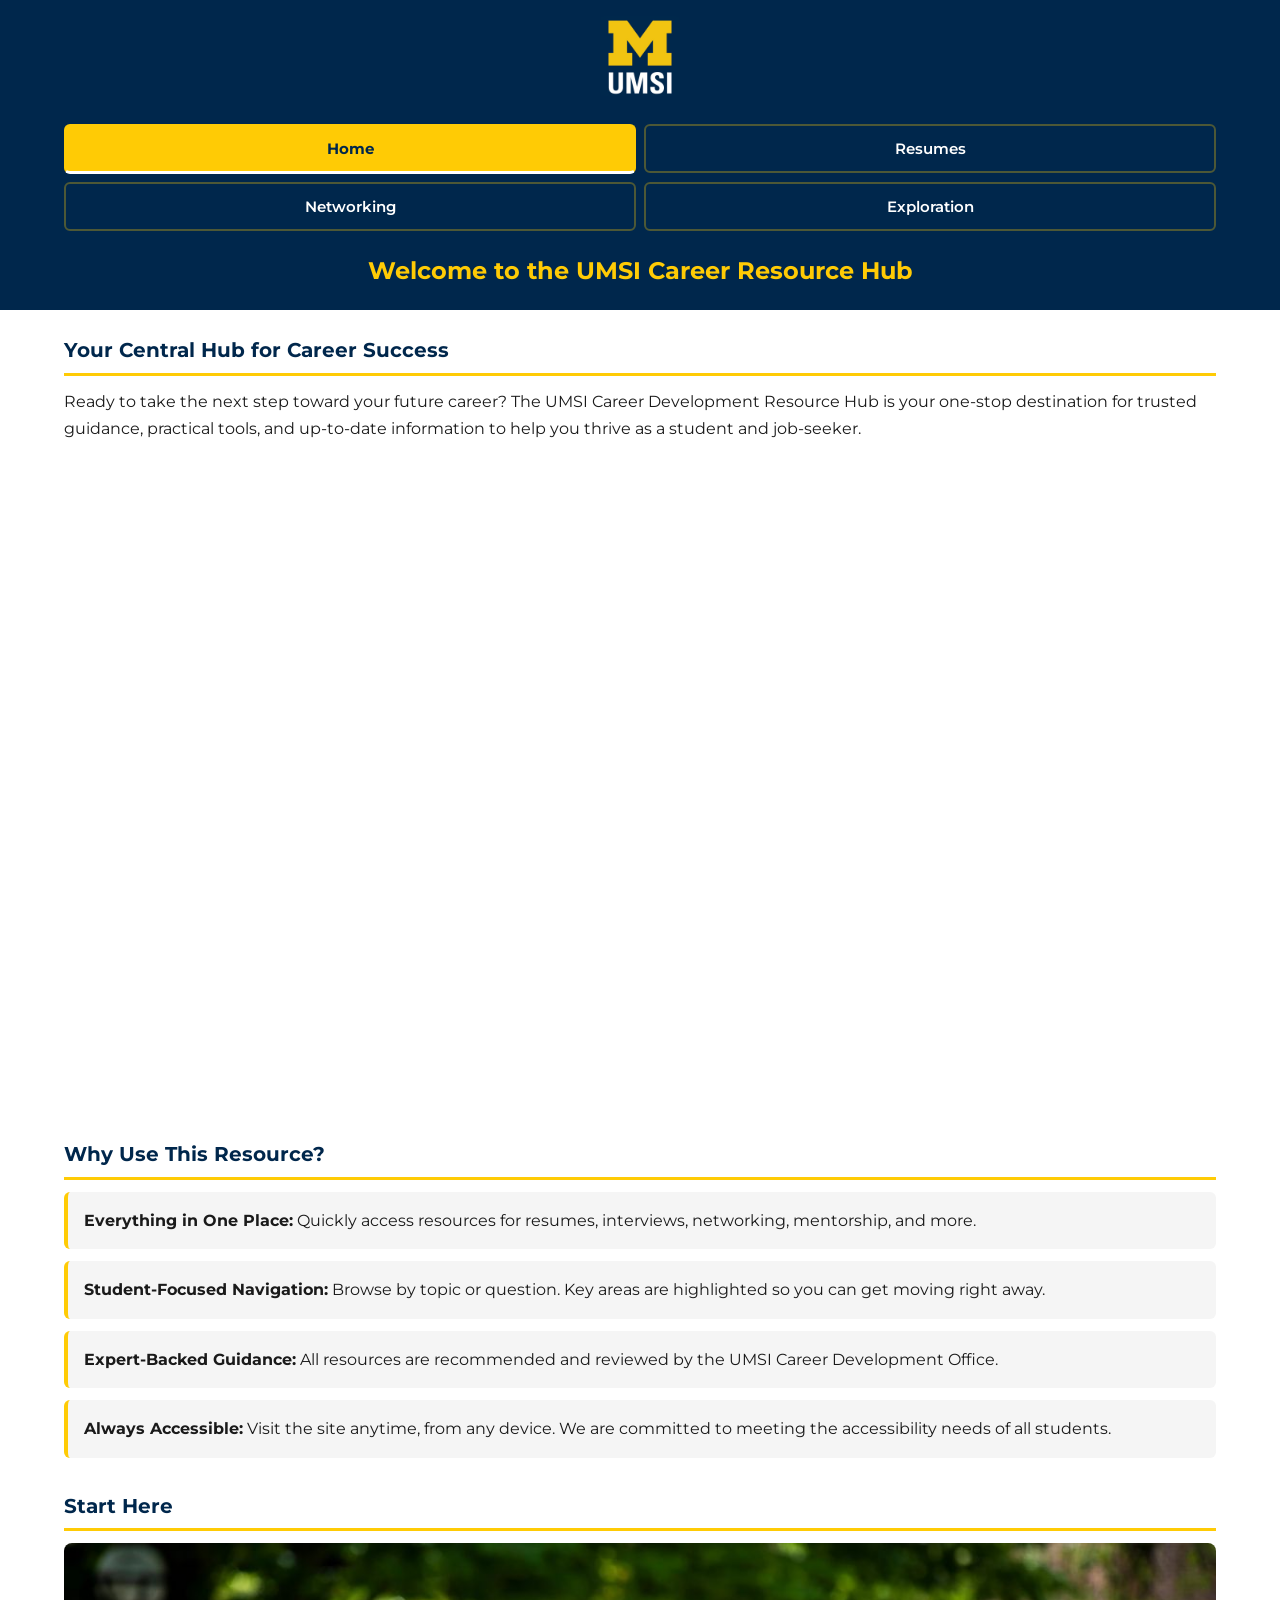
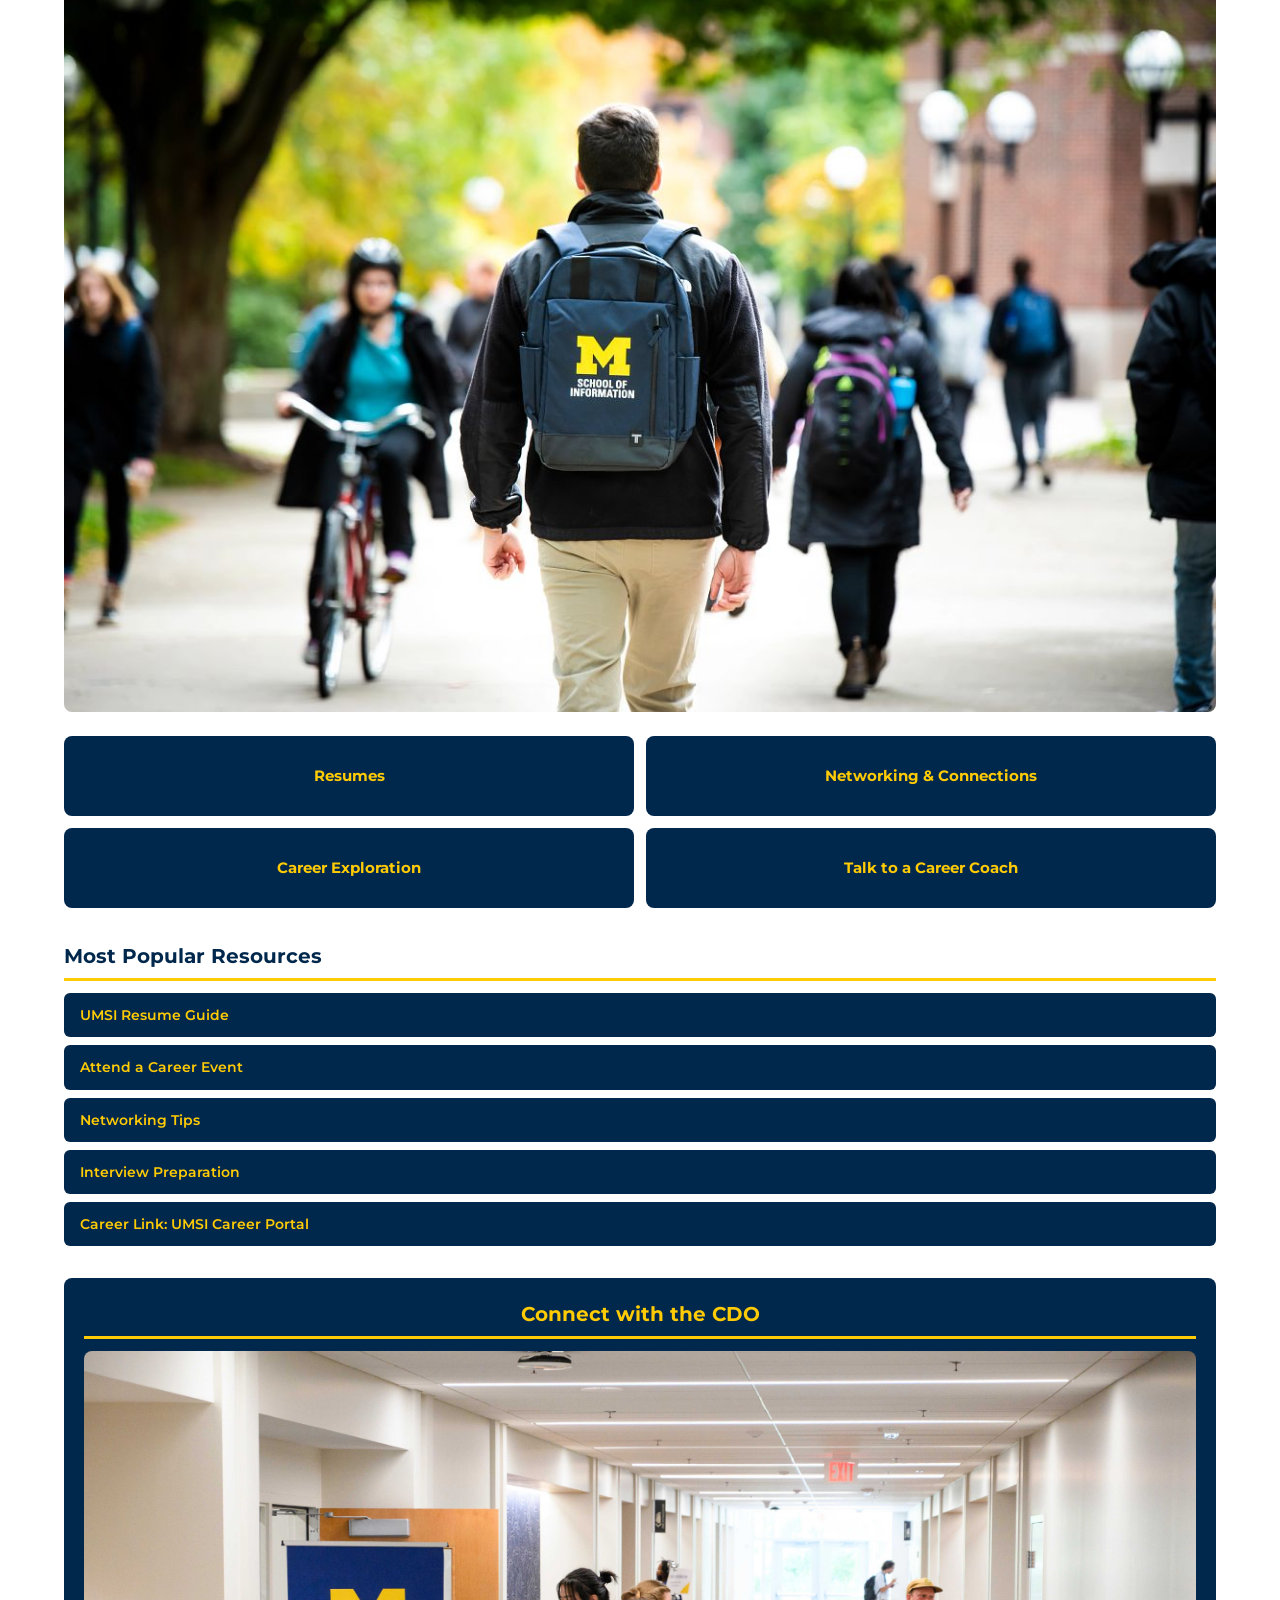
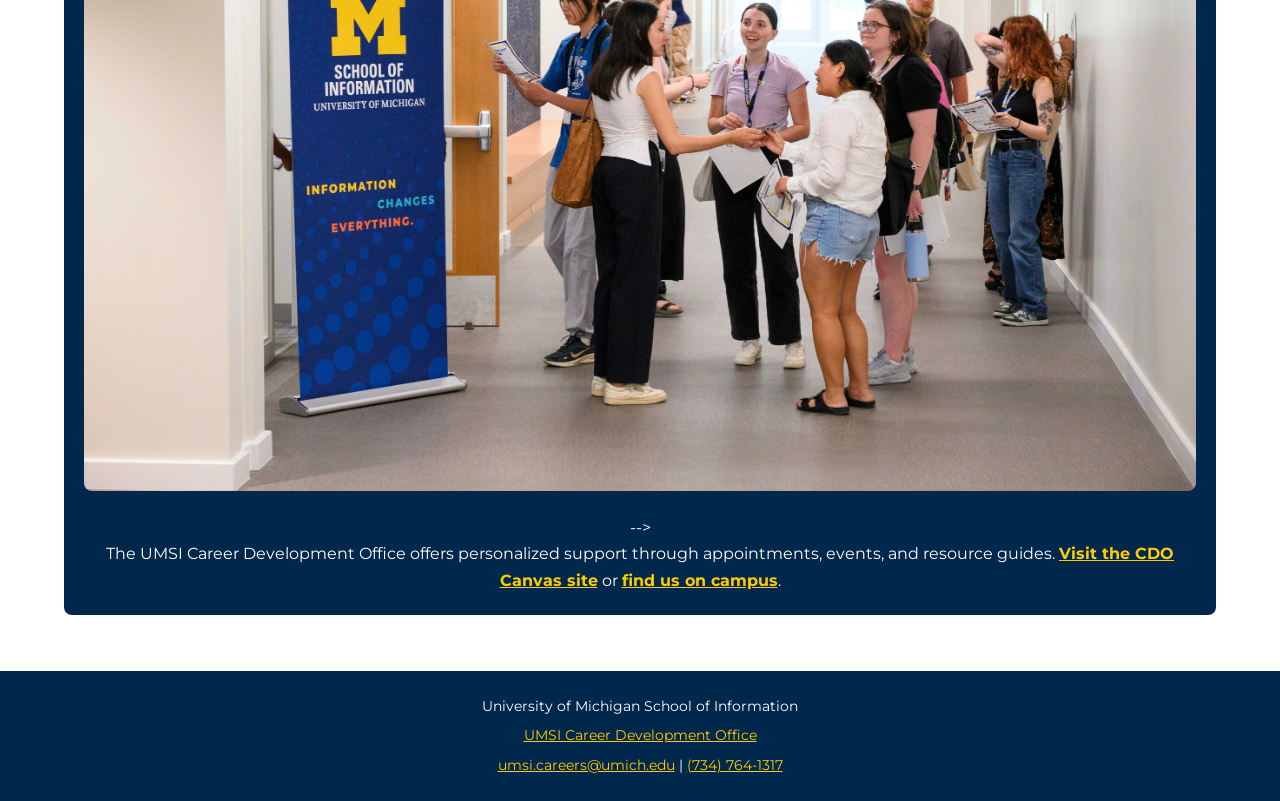
<file: index.html>
<!DOCTYPE html>
<html lang="en">
<head>
    <meta charset="UTF-8">
    <meta name="viewport" content="width=device-width, initial-scale=1.0">
    <title>Home - UMSI Career Development Resource Hub</title>
    <link rel="stylesheet" href="css/html5reset.css">
    <link rel="stylesheet" href="css/style.css">
</head>
<body>
    <a class="skip-link" href="#main">Skip to Main Content</a>

    <header>
        <img src="images/UMSI_signature_vertical_informal_solidblue.jpg" alt="University of Michigan School of Information logo" class="logo">
        <nav>
            <ul>
                <li><a href="index.html" class="active">Home</a></li>
                <li><a href="resume.html">Resumes</a></li>
                <li><a href="networking.html">Networking</a></li>
                <li><a href="exploration.html">Exploration</a></li>
            </ul>
        </nav>
        <h1>Welcome to the UMSI Career Resource Hub</h1>
    </header>

    <main id="main">
        <section>
            <h2>Your Central Hub for Career Success</h2>
            <p>
                Ready to take the next step toward your future career? The UMSI Career Development Resource Hub is your one-stop destination for trusted guidance, practical tools, and up-to-date information to help you thrive as a student and job-seeker.
            </p>
            <div class="video-container">
                <iframe src="https://www.youtube.com/embed/GSjGeDYJ5Nk?si=qhxJPRTIT___x8hG" title="UMSI Career Development Office introduction video" allow="accelerometer; autoplay; clipboard-write; encrypted-media; gyroscope; picture-in-picture; web-share" referrerpolicy="strict-origin-when-cross-origin" allowfullscreen></iframe>
            </div>
        </section>

        <section>
            <h2>Why Use This Resource?</h2>
            <ul class="feature-list">
                <li><strong>Everything in One Place:</strong> Quickly access resources for resumes, interviews, networking, mentorship, and more.</li>
                <li><strong>Student-Focused Navigation:</strong> Browse by topic or question. Key areas are highlighted so you can get moving right away.</li>
                <li><strong>Expert-Backed Guidance:</strong> All resources are recommended and reviewed by the UMSI Career Development Office.</li>
                <li><strong>Always Accessible:</strong> Visit the site anytime, from any device. We are committed to meeting the accessibility needs of all students.</li>
            </ul>
        </section>

        <section>
            <h2>Start Here</h2>
            <img src="images/UMSI_CampusFall_UMSIBackpack_02.jpg" alt="A student wearing a UMSI backpack walks on the Diag during fall" class="hero-img">
            <!-- Grid: 2-column layout for topic cards -->
            <div class="topic-grid">
                <a href="resume.html" class="topic-card">Resumes</a>
                <a href="networking.html" class="topic-card">Networking &amp; Connections</a>
                <a href="exploration.html" class="topic-card">Career Exploration</a>
                <a href="https://umich.instructure.com/courses/137916/pages/talk-to-a-career-coach" class="topic-card">Talk to a Career Coach</a>
            </div>
        </section>

        <section>
            <h2>Most Popular Resources</h2>
            <ul class="popular-list">
                <li><a href="https://docs.google.com/document/d/1_1GfDJyVGIgE82MZjVhuWT_aB_2Hcj1NN62FUCXoR_o/edit?tab=t.0" target="_blank">UMSI Resume Guide</a></li>
                <li><a href="https://umich.instructure.com/courses/137916/pages/attend-an-event" target="_blank">Attend a Career Event</a></li>
                <li><a href="https://docs.google.com/document/d/18HMt79BU8ovGf9z7_P7No5tuwUS6qHNW5u0sgrepLtE/edit?tab=t.0" target="_blank">Networking Tips</a></li>
                <li><a href="https://docs.google.com/presentation/d/15n-XqsFEntdbkZz89K-ohf9Or1NnCt5CQNDG-6fh2a0/edit?usp=sharing" target="_blank">Interview Preparation</a></li>
                <li><a href="https://si-umich.12twenty.com/Login" target="_blank">Career Link: UMSI Career Portal</a></li>
            </ul>
        </section>

        <section>
            <div class="cta-section">
                <h2>Connect with the CDO</h2>
                <img src="images/CDO Office.jpg" alt="Masters level students waiting outside CDO office" class="hero-img"> -->
                <p>
                    The UMSI Career Development Office offers personalized support through appointments, events, and resource guides.
                    <a href="https://umich.instructure.com/courses/137916" target="_blank">Visit the CDO Canvas site</a> or
                    <a href="https://www.si.umich.edu/about-umsi/getting-umsi" target="_blank">find us on campus</a>.
                </p>
            </div>
        </section>

        <!-- Content generated with assistance from UMGPT and modified.
        UMGPT. (2025). UMGPT (GPT-4.1 August 25th version) [Large language model]. -->
    </main>

    <footer>
        <p>University of Michigan School of Information</p>
        <p><a href="https://umich.instructure.com/courses/137916">UMSI Career Development Office</a></p>
        <p><a href="mailto:umsi.careers@umich.edu">umsi.careers@umich.edu</a> | <a href="tel:7347641317">(734) 764-1317</a></p>
    </footer>
</body>
</html>
</file>
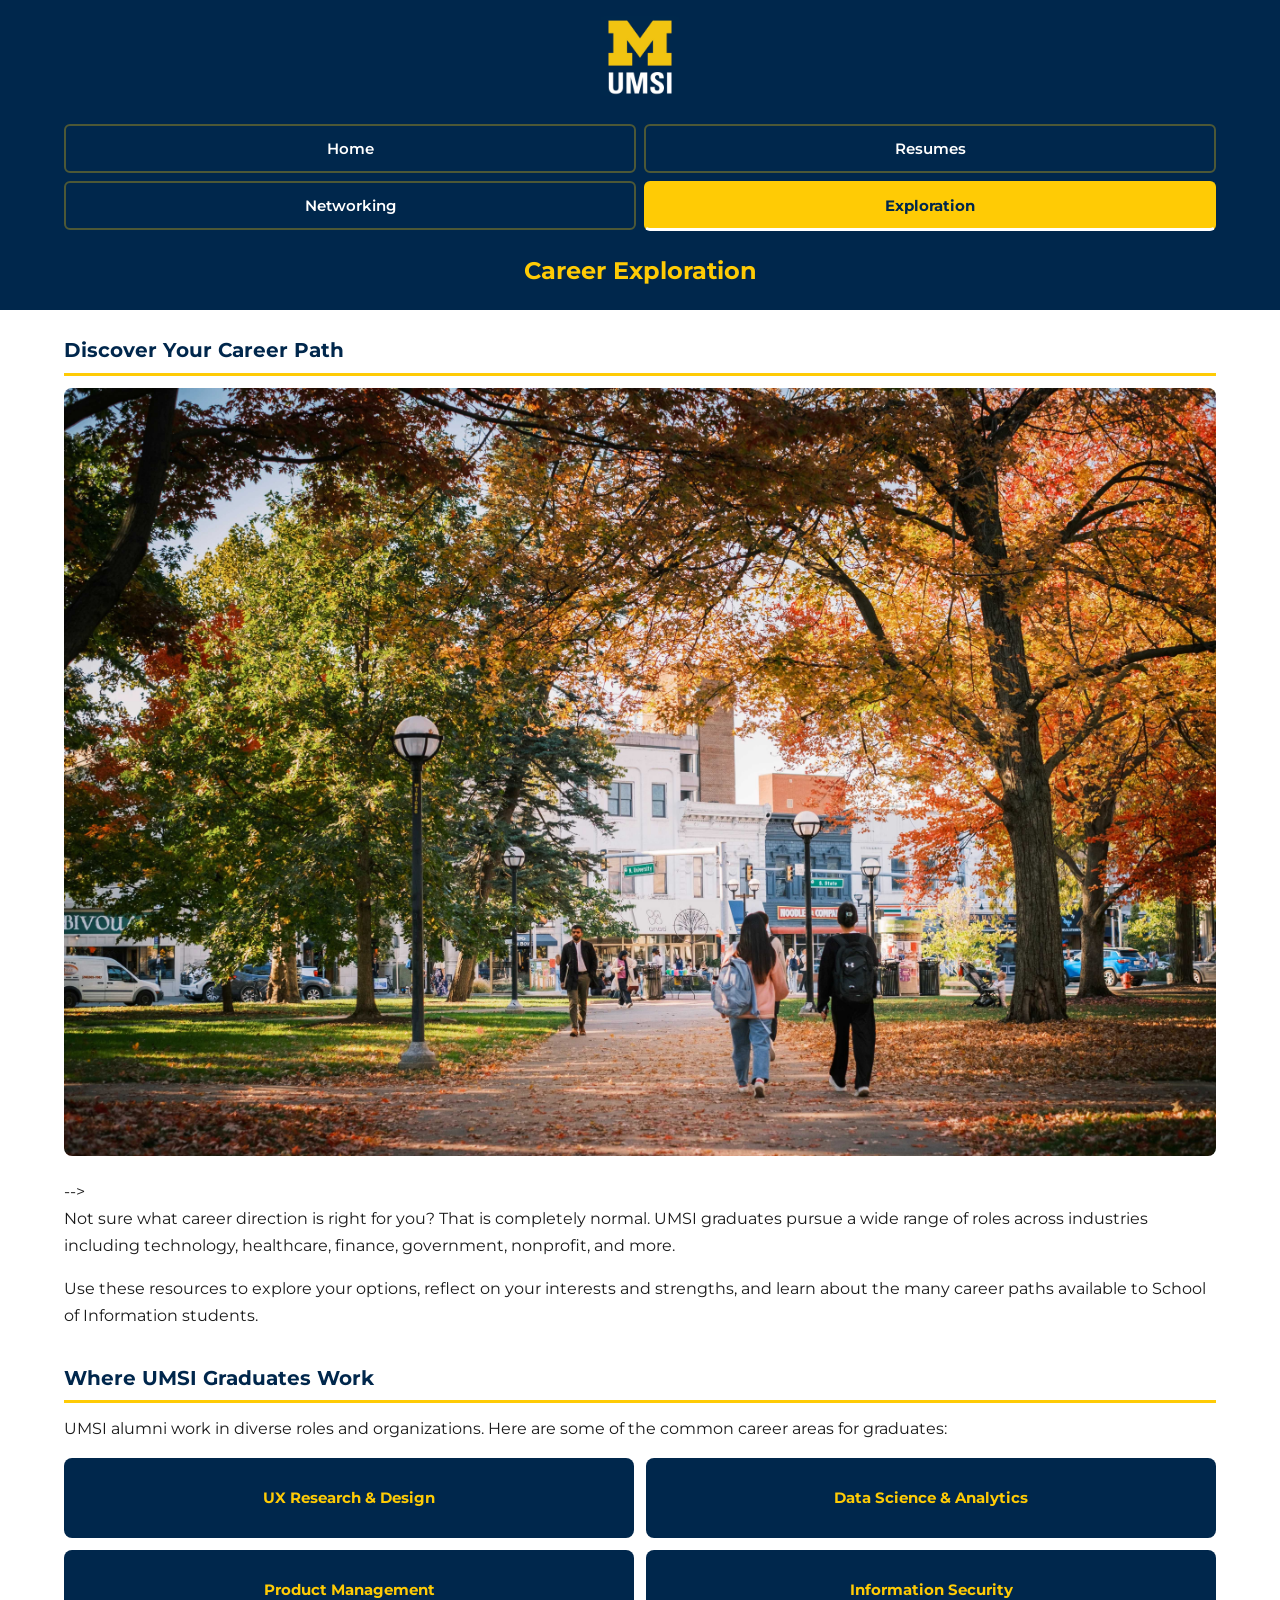
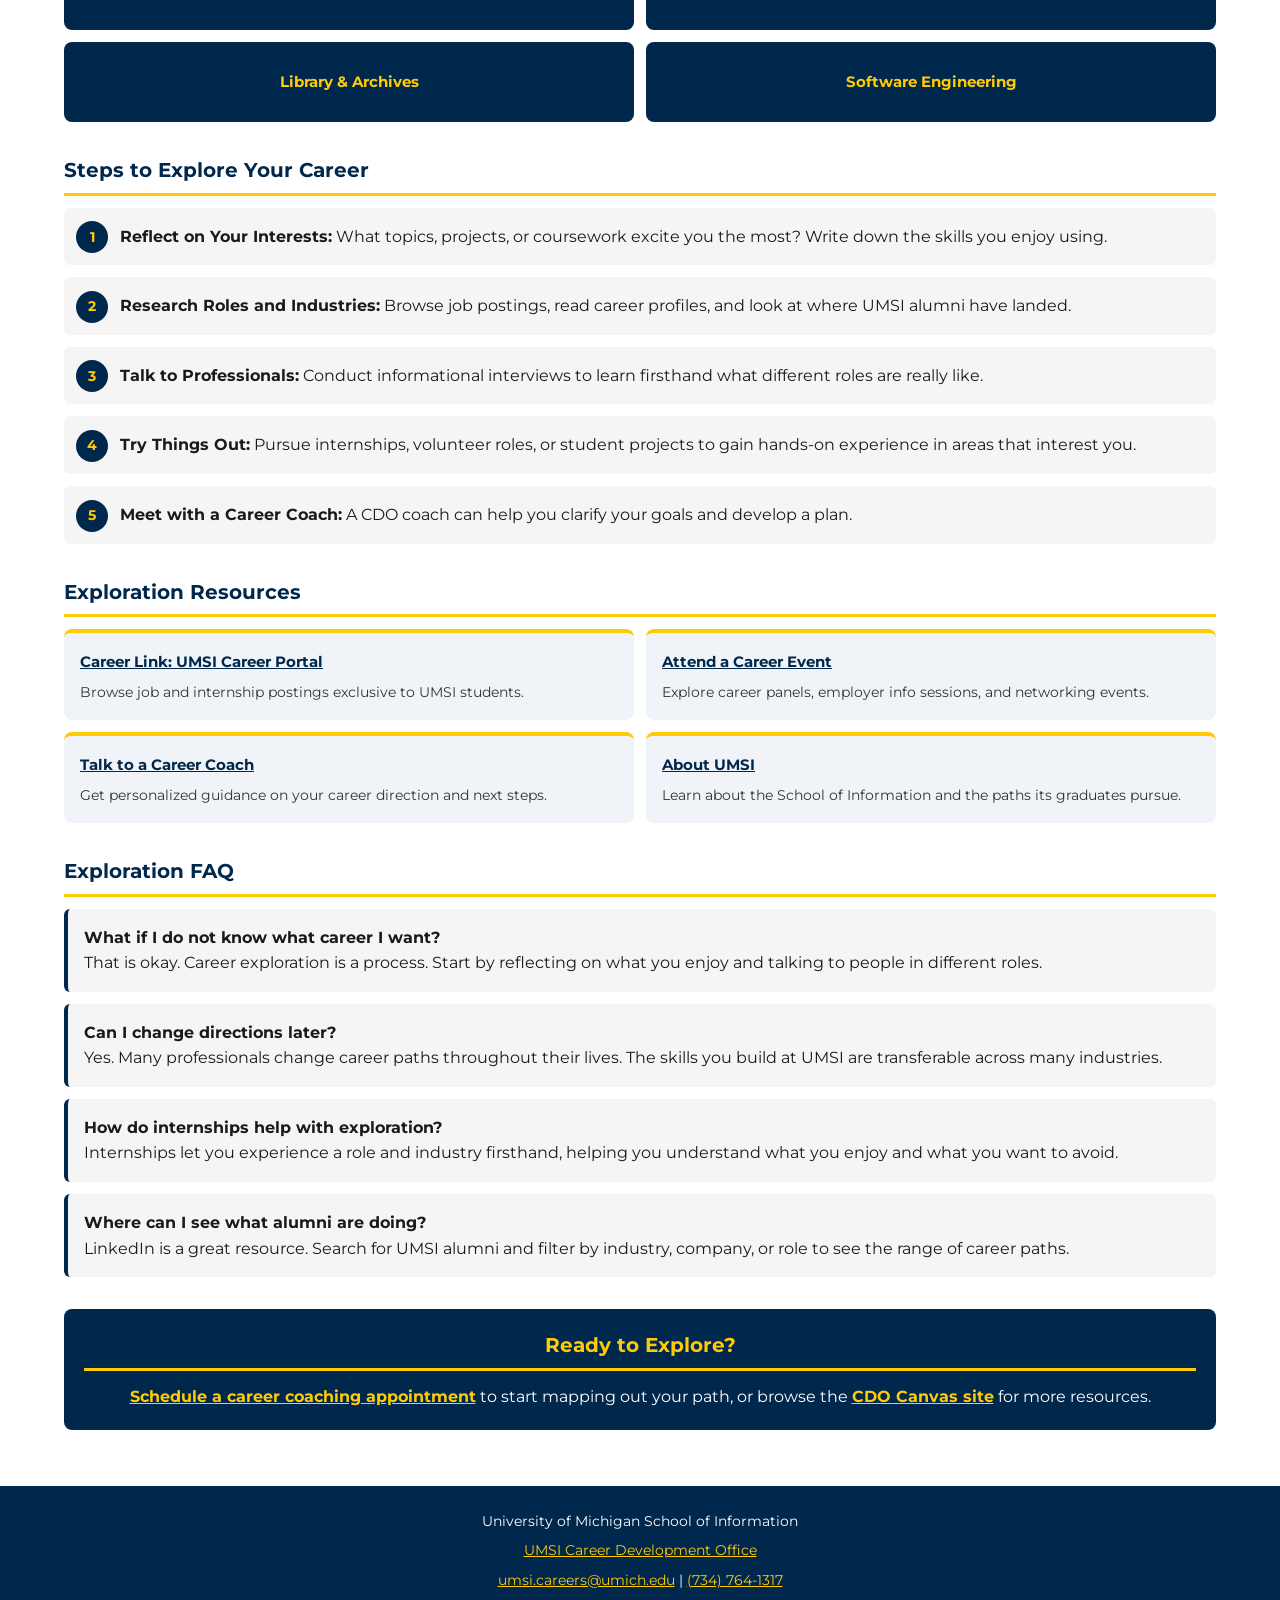
<file: exploration.html>
<!DOCTYPE html>
<html lang="en">
<head>
    <meta charset="UTF-8">
    <meta name="viewport" content="width=device-width, initial-scale=1.0">
    <title>Career Exploration - UMSI Career Development Resource Hub</title>
    <link rel="stylesheet" href="css/html5reset.css">
    <link rel="stylesheet" href="css/style.css">
</head>
<body>
    <a class="skip-link" href="#main">Skip to Main Content</a>

    <header>
        <img src="images/UMSI_signature_vertical_informal_solidblue.jpg" alt="University of Michigan School of Information logo" class="logo">
        <nav>
            <ul>
                <li><a href="index.html">Home</a></li>
                <li><a href="resume.html">Resumes</a></li>
                <li><a href="networking.html">Networking</a></li>
                <li><a href="exploration.html" class="active">Exploration</a></li>
            </ul>
        </nav>
        <h1>Career Exploration</h1>
    </header>

    <main id="main">
        <section>
            <h2>Discover Your Career Path</h2>
            <img src="images/UMSI_FallCampus_102124_12.jpg" alt="Scenes of fall color on the University of Michigan campus." class="hero-img"> -->
            <p>
                Not sure what career direction is right for you? That is completely normal. UMSI graduates pursue a wide range of roles across industries including technology, healthcare, finance, government, nonprofit, and more.
            </p>
            <p>
                Use these resources to explore your options, reflect on your interests and strengths, and learn about the many career paths available to School of Information students.
            </p>
        </section>

        <section>
            <h2>Where UMSI Graduates Work</h2>
            <p>
                UMSI alumni work in diverse roles and organizations. Here are some of the common career areas for graduates:
            </p>
            <!-- Grid: 2-column layout for career area cards -->
            <div class="topic-grid">
                <div class="topic-card">UX Research &amp; Design</div>
                <div class="topic-card">Data Science &amp; Analytics</div>
                <div class="topic-card">Product Management</div>
                <div class="topic-card">Information Security</div>
                <div class="topic-card">Library &amp; Archives</div>
                <div class="topic-card">Software Engineering</div>
            </div>
        </section>

        <section>
            <h2>Steps to Explore Your Career</h2>
            <ol class="steps-list">
                <li><strong>Reflect on Your Interests:</strong> What topics, projects, or coursework excite you the most? Write down the skills you enjoy using.</li>
                <li><strong>Research Roles and Industries:</strong> Browse job postings, read career profiles, and look at where UMSI alumni have landed.</li>
                <li><strong>Talk to Professionals:</strong> Conduct informational interviews to learn firsthand what different roles are really like.</li>
                <li><strong>Try Things Out:</strong> Pursue internships, volunteer roles, or student projects to gain hands-on experience in areas that interest you.</li>
                <li><strong>Meet with a Career Coach:</strong> A CDO coach can help you clarify your goals and develop a plan.</li>
            </ol>
        </section>

        <section>
            <h2>Exploration Resources</h2>
            <!-- Grid: 2-column layout for resource cards -->
            <div class="resource-grid">
                <div class="resource-card">
                    <a href="https://si-umich.12twenty.com/Login" target="_blank">Career Link: UMSI Career Portal</a>
                    <p>Browse job and internship postings exclusive to UMSI students.</p>
                </div>
                <div class="resource-card">
                    <a href="https://umich.instructure.com/courses/137916/pages/attend-an-event" target="_blank">Attend a Career Event</a>
                    <p>Explore career panels, employer info sessions, and networking events.</p>
                </div>
                <div class="resource-card">
                    <a href="https://umich.instructure.com/courses/137916/pages/talk-to-a-career-coach" target="_blank">Talk to a Career Coach</a>
                    <p>Get personalized guidance on your career direction and next steps.</p>
                </div>
                <div class="resource-card">
                    <a href="https://www.si.umich.edu/about-umsi" target="_blank">About UMSI</a>
                    <p>Learn about the School of Information and the paths its graduates pursue.</p>
                </div>
            </div>
        </section>

        <section>
            <h2>Exploration FAQ</h2>
            <ul class="faq-list">
                <li>
                    <strong>What if I do not know what career I want?</strong><br>
                    That is okay. Career exploration is a process. Start by reflecting on what you enjoy and talking to people in different roles.
                </li>
                <li>
                    <strong>Can I change directions later?</strong><br>
                    Yes. Many professionals change career paths throughout their lives. The skills you build at UMSI are transferable across many industries.
                </li>
                <li>
                    <strong>How do internships help with exploration?</strong><br>
                    Internships let you experience a role and industry firsthand, helping you understand what you enjoy and what you want to avoid.
                </li>
                <li>
                    <strong>Where can I see what alumni are doing?</strong><br>
                    LinkedIn is a great resource. Search for UMSI alumni and filter by industry, company, or role to see the range of career paths.
                </li>
            </ul>
        </section>

        <section>
            <div class="cta-section">
                <h2>Ready to Explore?</h2>
                <p>
                    <a href="https://umich.instructure.com/courses/137916/pages/talk-to-a-career-coach" target="_blank">Schedule a career coaching appointment</a> to start mapping out your path, or browse the <a href="https://umich.instructure.com/courses/137916" target="_blank">CDO Canvas site</a> for more resources.
                </p>
            </div>
        </section>

        <!-- Content generated with assistance from Claude (Anthropic) and modified.
        Claude. (2026). Claude (Claude Opus 4.6) [Large language model]. Anthropic. -->
    </main>

    <footer>
        <p>University of Michigan School of Information</p>
        <p><a href="https://umich.instructure.com/courses/137916">UMSI Career Development Office</a></p>
        <p><a href="mailto:umsi.careers@umich.edu">umsi.careers@umich.edu</a> | <a href="tel:7347641317">(734) 764-1317</a></p>
    </footer>
</body>
</html>
</file>
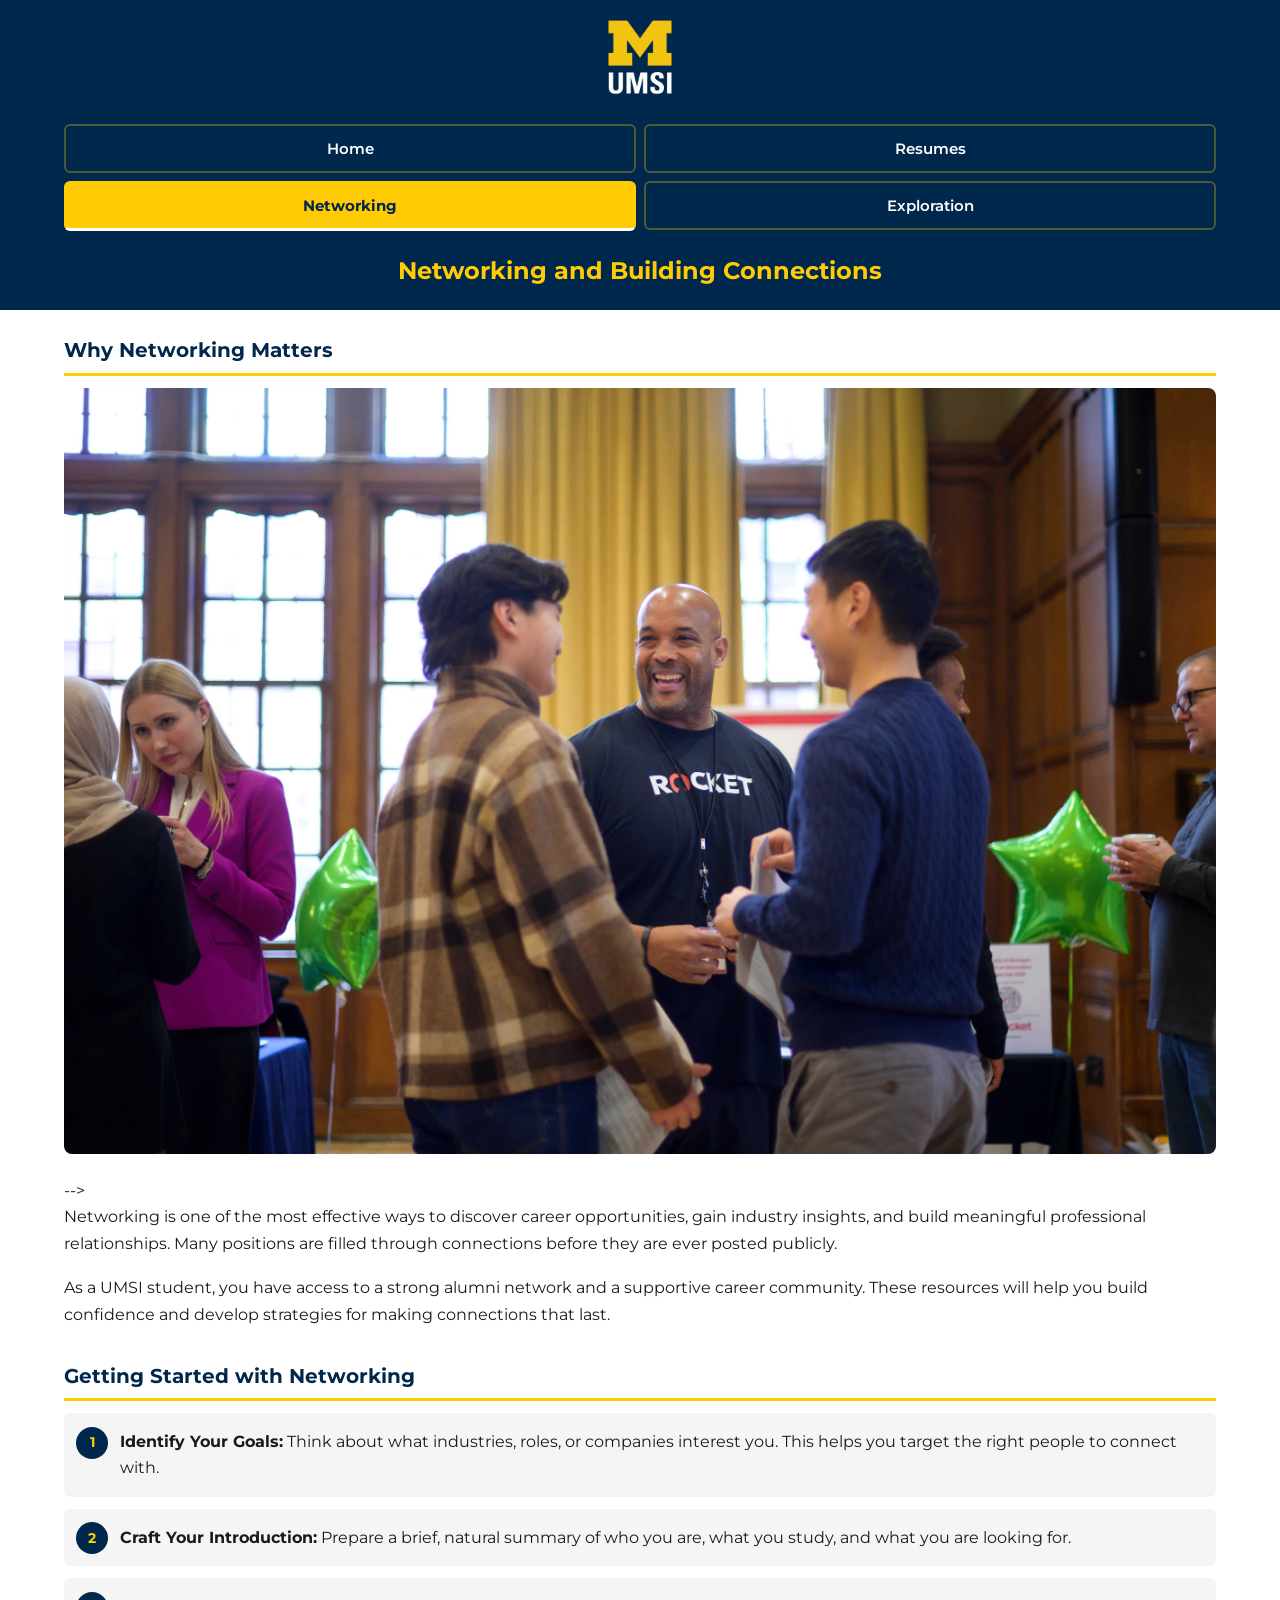
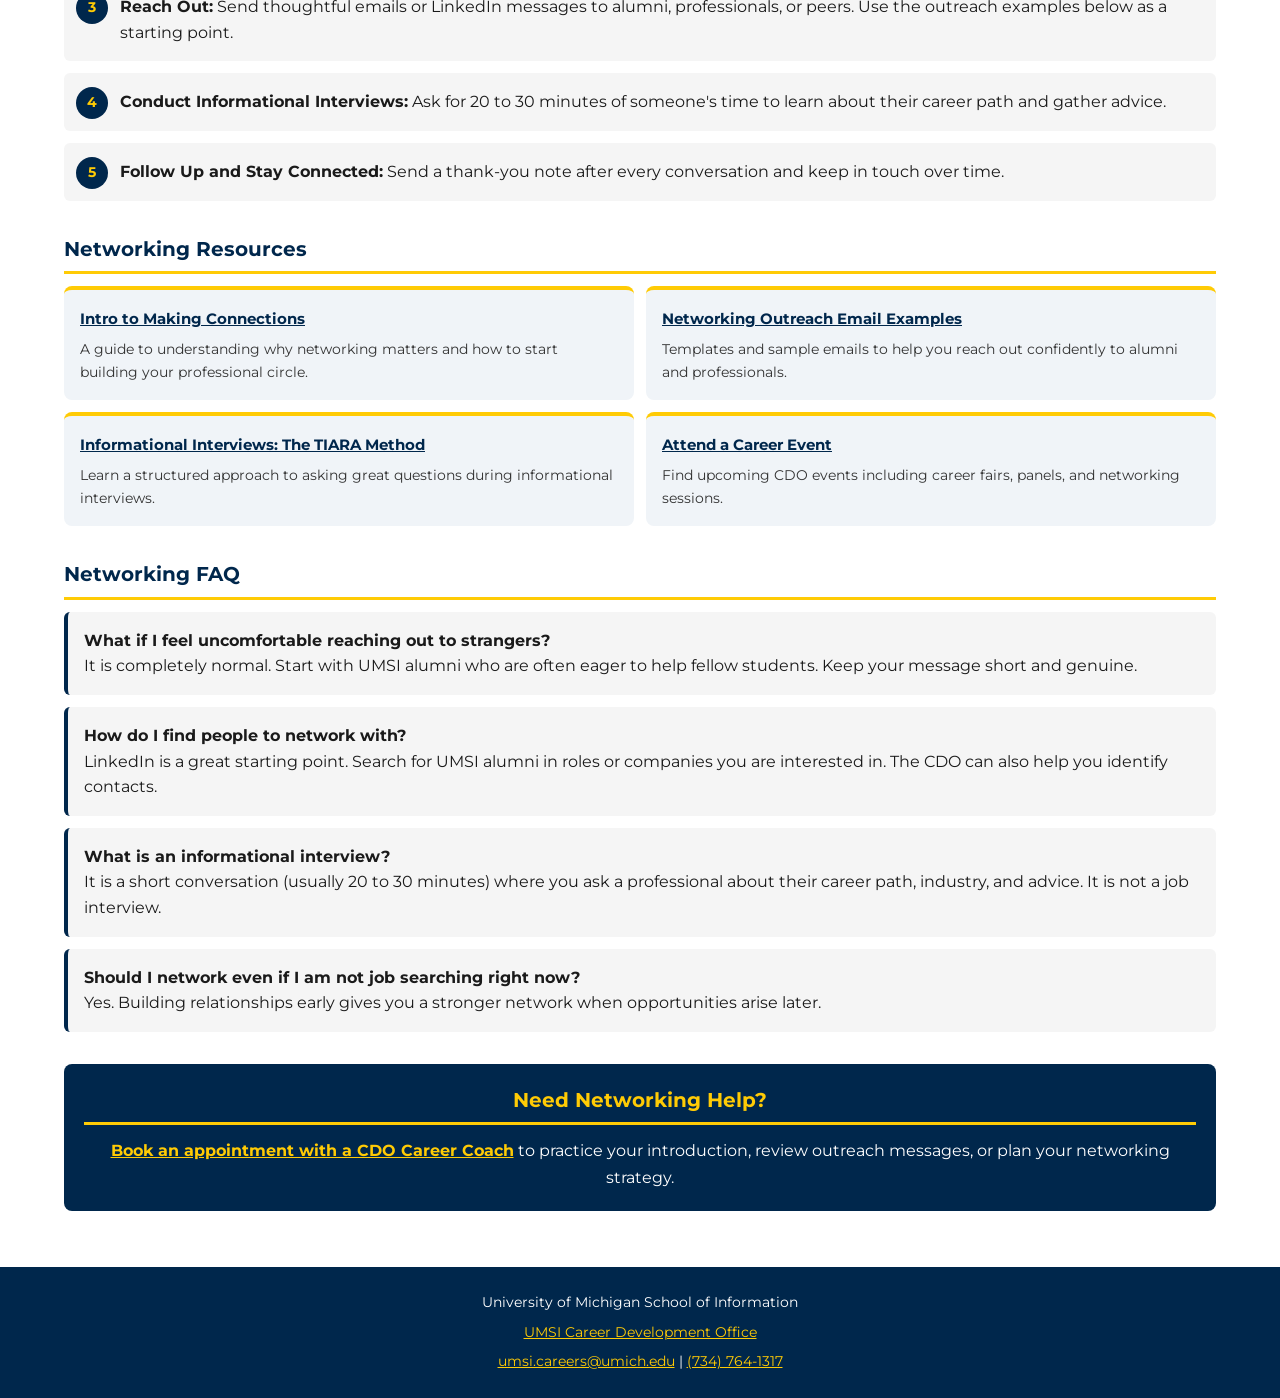
<file: networking.html>
<!DOCTYPE html>
<html lang="en">
<head>
    <meta charset="UTF-8">
    <meta name="viewport" content="width=device-width, initial-scale=1.0">
    <title>Networking - UMSI Career Development Resource Hub</title>
    <link rel="stylesheet" href="css/html5reset.css">
    <link rel="stylesheet" href="css/style.css">
</head>
<body>
    <a class="skip-link" href="#main">Skip to Main Content</a>

    <header>
        <img src="images/UMSI_signature_vertical_informal_solidblue.jpg" alt="University of Michigan School of Information logo" class="logo">
        <nav>
            <ul>
                <li><a href="index.html">Home</a></li>
                <li><a href="resume.html">Resumes</a></li>
                <li><a href="networking.html" class="active">Networking</a></li>
                <li><a href="exploration.html">Exploration</a></li>
            </ul>
        </nav>
        <h1>Networking and Building Connections</h1>
    </header>

    <main id="main">
        <section>
            <h2>Why Networking Matters</h2>
            <img src="images/CareerFair.jpg" alt="Students and employers gather in a large event hall with informational banners promoting various companies" class="hero-img"> -->
            <p>
                Networking is one of the most effective ways to discover career opportunities, gain industry insights, and build meaningful professional relationships. Many positions are filled through connections before they are ever posted publicly.
            </p>
            <p>
                As a UMSI student, you have access to a strong alumni network and a supportive career community. These resources will help you build confidence and develop strategies for making connections that last.
            </p>
        </section>

        <section>
            <h2>Getting Started with Networking</h2>
            <ol class="steps-list">
                <li><strong>Identify Your Goals:</strong> Think about what industries, roles, or companies interest you. This helps you target the right people to connect with.</li>
                <li><strong>Craft Your Introduction:</strong> Prepare a brief, natural summary of who you are, what you study, and what you are looking for.</li>
                <li><strong>Reach Out:</strong> Send thoughtful emails or LinkedIn messages to alumni, professionals, or peers. Use the outreach examples below as a starting point.</li>
                <li><strong>Conduct Informational Interviews:</strong> Ask for 20 to 30 minutes of someone's time to learn about their career path and gather advice.</li>
                <li><strong>Follow Up and Stay Connected:</strong> Send a thank-you note after every conversation and keep in touch over time.</li>
            </ol>
        </section>

        <section>
            <h2>Networking Resources</h2>
            <!-- Grid: 2-column layout for resource cards -->
            <div class="resource-grid">
                <div class="resource-card">
                    <a href="https://docs.google.com/document/d/18HMt79BU8ovGf9z7_P7No5tuwUS6qHNW5u0sgrepLtE/edit?tab=t.0" target="_blank">Intro to Making Connections</a>
                    <p>A guide to understanding why networking matters and how to start building your professional circle.</p>
                </div>
                <div class="resource-card">
                    <a href="https://docs.google.com/document/d/1JDYeCBmFjJe7oAldMcfPn0ECpcvwYHLBHVl5kN6VqfY/edit?tab=t.0" target="_blank">Networking Outreach Email Examples</a>
                    <p>Templates and sample emails to help you reach out confidently to alumni and professionals.</p>
                </div>
                <div class="resource-card">
                    <a href="https://docs.google.com/document/d/14t3WDjkGFSNMXnERJqZ4fNzPNq-GGd3sMFx4wGJ8xMI/edit?tab=t.0" target="_blank">Informational Interviews: The TIARA Method</a>
                    <p>Learn a structured approach to asking great questions during informational interviews.</p>
                </div>
                <div class="resource-card">
                    <a href="https://umich.instructure.com/courses/137916/pages/attend-an-event" target="_blank">Attend a Career Event</a>
                    <p>Find upcoming CDO events including career fairs, panels, and networking sessions.</p>
                </div>
            </div>
        </section>

        <section>
            <h2>Networking FAQ</h2>
            <ul class="faq-list">
                <li>
                    <strong>What if I feel uncomfortable reaching out to strangers?</strong><br>
                    It is completely normal. Start with UMSI alumni who are often eager to help fellow students. Keep your message short and genuine.
                </li>
                <li>
                    <strong>How do I find people to network with?</strong><br>
                    LinkedIn is a great starting point. Search for UMSI alumni in roles or companies you are interested in. The CDO can also help you identify contacts.
                </li>
                <li>
                    <strong>What is an informational interview?</strong><br>
                    It is a short conversation (usually 20 to 30 minutes) where you ask a professional about their career path, industry, and advice. It is not a job interview.
                </li>
                <li>
                    <strong>Should I network even if I am not job searching right now?</strong><br>
                    Yes. Building relationships early gives you a stronger network when opportunities arise later.
                </li>
            </ul>
        </section>

        <section>
            <div class="cta-section">
                <h2>Need Networking Help?</h2>
                <!-- ★ INSERT IMAGE HERE (optional): 一张 CDO office / career coach 会议的图片 ★ -->
                <!-- <img src="images/networking-cta.jpg" alt="描述图片内容" class="hero-img"> -->
                <p>
                    <a href="https://umich.instructure.com/courses/137916/pages/talk-to-a-career-coach" target="_blank">Book an appointment with a CDO Career Coach</a> to practice your introduction, review outreach messages, or plan your networking strategy.
                </p>
            </div>
        </section>

        <!-- Content generated with assistance from Claude (Anthropic) and modified.
        Claude. (2026). Claude (Claude Opus 4.6) [Large language model]. Anthropic. -->
    </main>

    <footer>
        <p>University of Michigan School of Information</p>
        <p><a href="https://umich.instructure.com/courses/137916">UMSI Career Development Office</a></p>
        <p><a href="mailto:umsi.careers@umich.edu">umsi.careers@umich.edu</a> | <a href="tel:7347641317">(734) 764-1317</a></p>
    </footer>
</body>
</html>
</file>
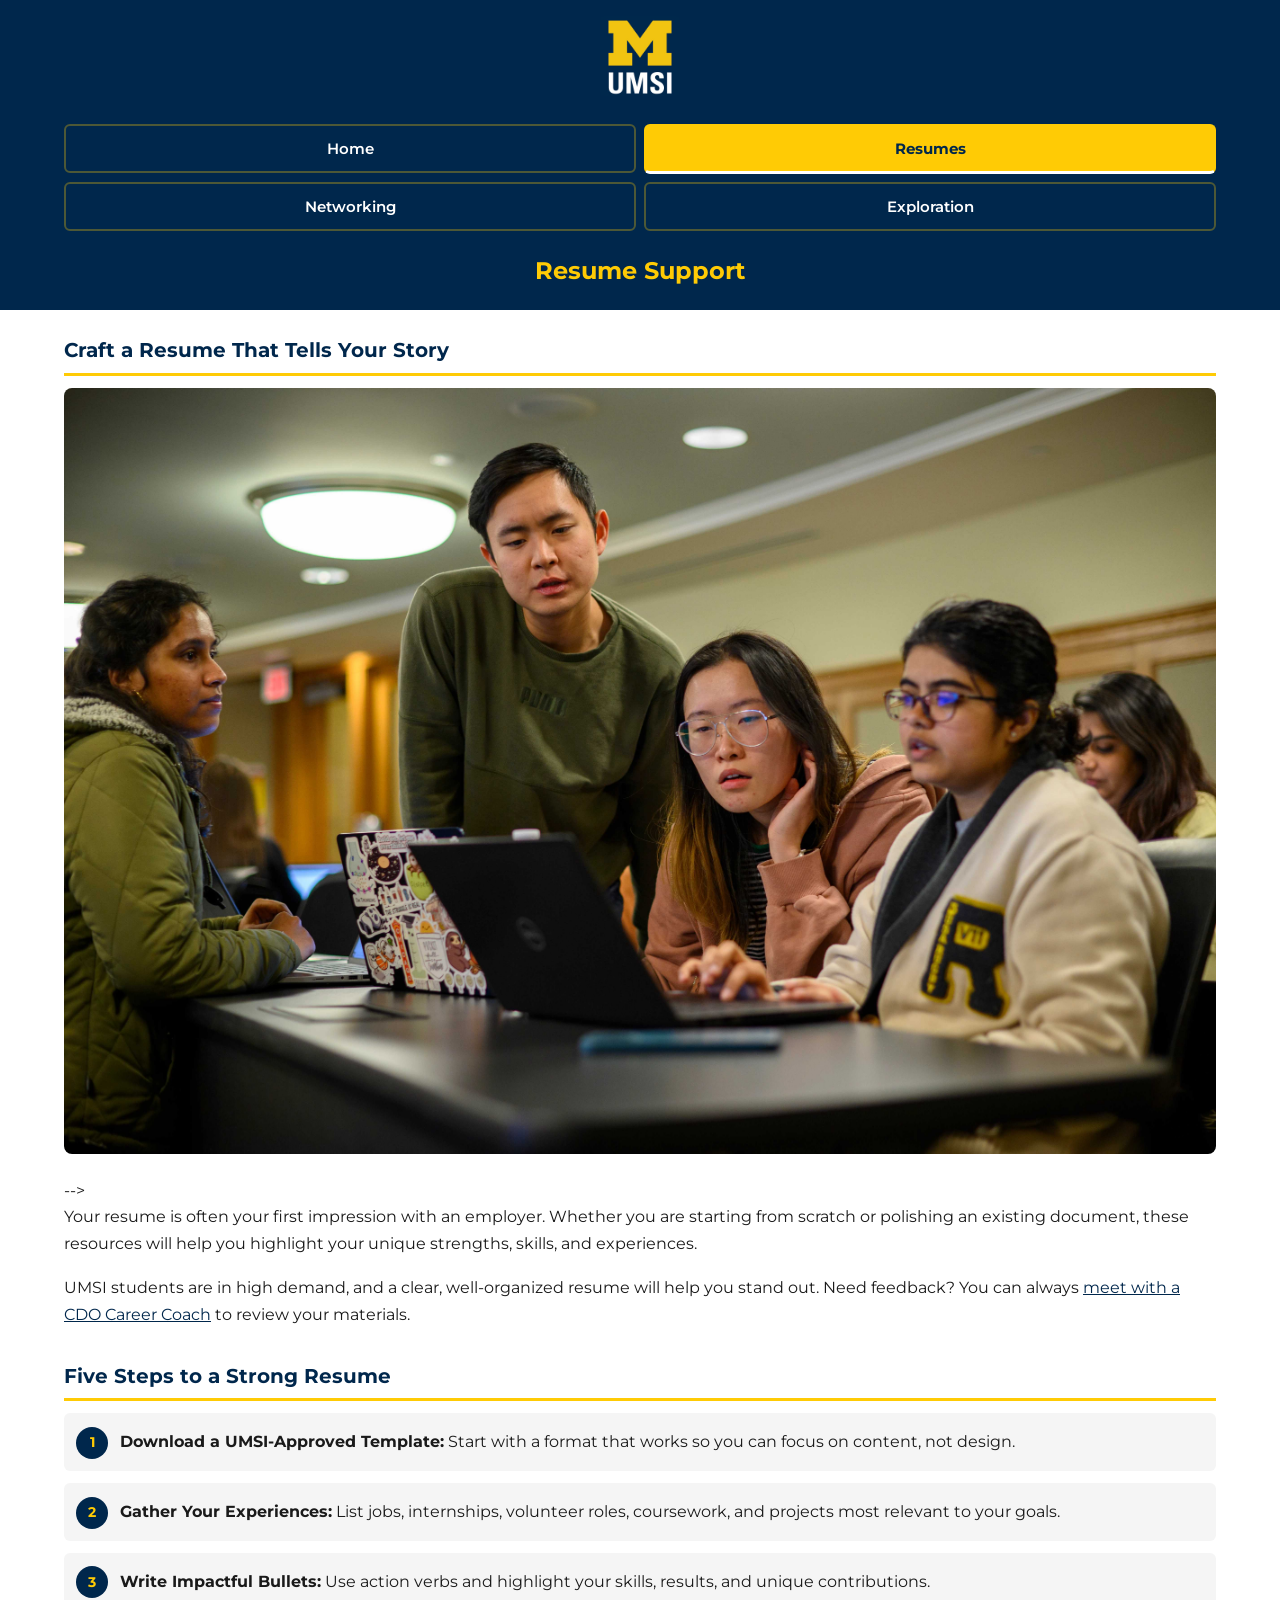
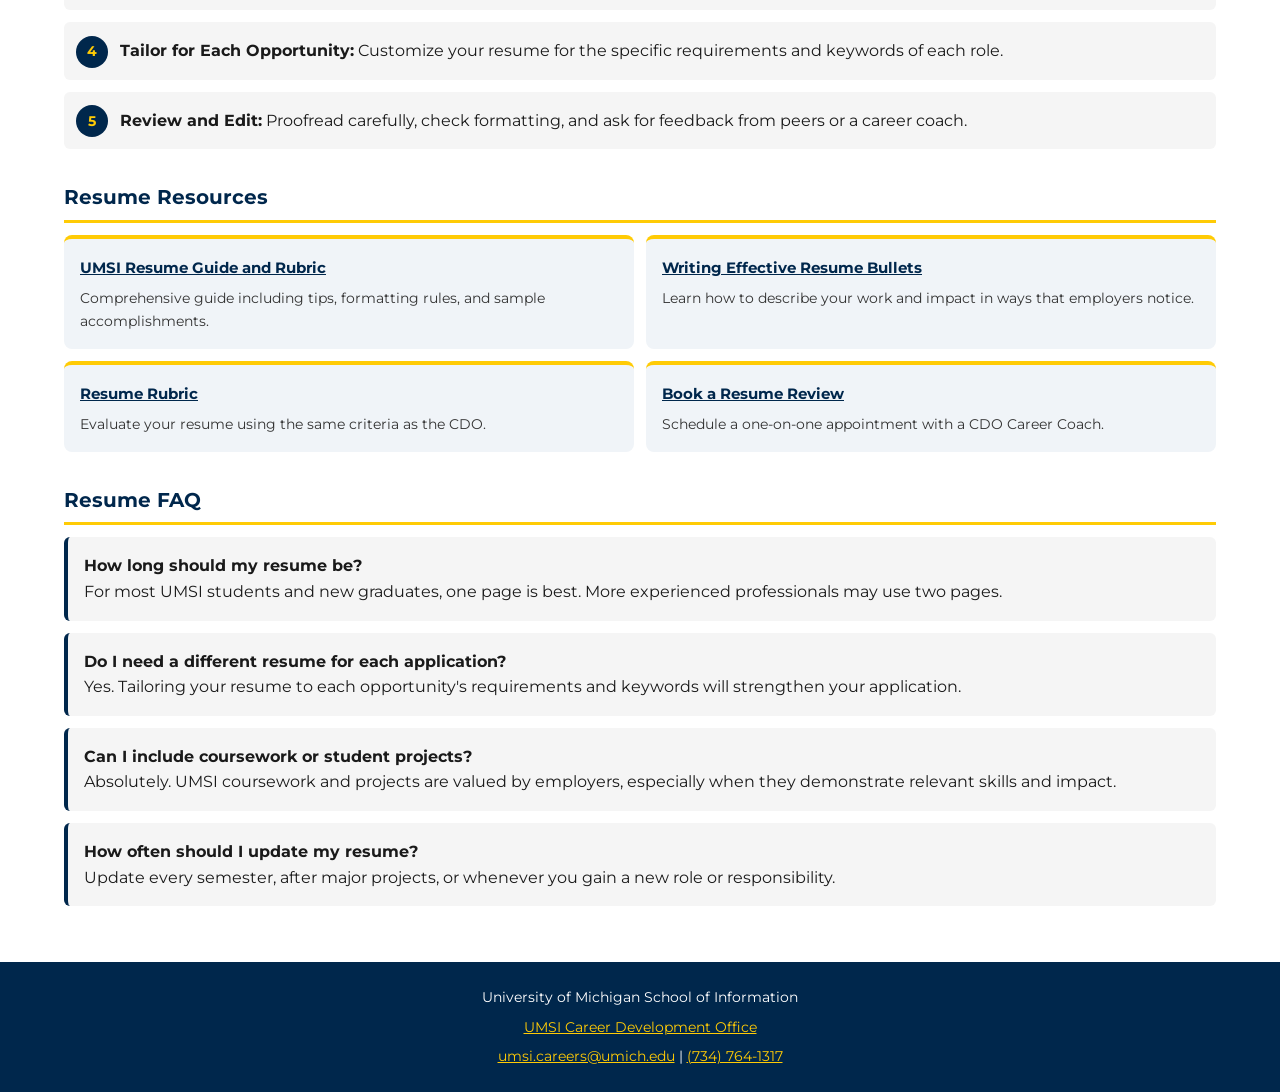
<file: resume.html>
<!DOCTYPE html>
<html lang="en">
<head>
    <meta charset="UTF-8">
    <meta name="viewport" content="width=device-width, initial-scale=1.0">
    <title>Resumes - UMSI Career Development Resource Hub</title>
    <link rel="stylesheet" href="css/html5reset.css">
    <link rel="stylesheet" href="css/style.css">
</head>
<body>
    <a class="skip-link" href="#main">Skip to Main Content</a>

    <header>
        <img src="images/UMSI_signature_vertical_informal_solidblue.jpg" alt="University of Michigan School of Information logo" class="logo">
        <nav>
            <ul>
                <li><a href="index.html">Home</a></li>
                <li><a href="resume.html" class="active">Resumes</a></li>
                <li><a href="networking.html">Networking</a></li>
                <li><a href="exploration.html">Exploration</a></li>
            </ul>
        </nav>
        <h1>Resume Support</h1>
    </header>

    <main id="main">
        <section>
            <h2>Craft a Resume That Tells Your Story</h2>
            <img src="images/Student_Revise_resume.jpg" alt="Students gathering to revise their resumes" class="hero-img"> -->
            <p>
                Your resume is often your first impression with an employer. Whether you are starting from scratch or polishing an existing document, these resources will help you highlight your unique strengths, skills, and experiences.
            </p>
            <p>
                UMSI students are in high demand, and a clear, well-organized resume will help you stand out. Need feedback? You can always <a href="https://umich.instructure.com/courses/137916/pages/talk-to-a-career-coach" target="_blank">meet with a CDO Career Coach</a> to review your materials.
            </p>
        </section>

        <section>
            <h2>Five Steps to a Strong Resume</h2>
            <ol class="steps-list">
                <li><strong>Download a UMSI-Approved Template:</strong> Start with a format that works so you can focus on content, not design.</li>
                <li><strong>Gather Your Experiences:</strong> List jobs, internships, volunteer roles, coursework, and projects most relevant to your goals.</li>
                <li><strong>Write Impactful Bullets:</strong> Use action verbs and highlight your skills, results, and unique contributions.</li>
                <li><strong>Tailor for Each Opportunity:</strong> Customize your resume for the specific requirements and keywords of each role.</li>
                <li><strong>Review and Edit:</strong> Proofread carefully, check formatting, and ask for feedback from peers or a career coach.</li>
            </ol>
        </section>

        <section>
            <h2>Resume Resources</h2>
            <!-- Grid: 2-column layout for resource cards -->
            <div class="resource-grid">
                <div class="resource-card">
                    <a href="https://docs.google.com/document/d/1_1GfDJyVGIgE82MZjVhuWT_aB_2Hcj1NN62FUCXoR_o/edit?tab=t.0" target="_blank">UMSI Resume Guide and Rubric</a>
                    <p>Comprehensive guide including tips, formatting rules, and sample accomplishments.</p>
                </div>
                <div class="resource-card">
                    <a href="https://docs.google.com/document/d/1-EVZYH_Fic4mfLVGOXyHTSeRwBWmmi2WHSgGDLGGPEs/edit?tab=t.0" target="_blank">Writing Effective Resume Bullets</a>
                    <p>Learn how to describe your work and impact in ways that employers notice.</p>
                </div>
                <div class="resource-card">
                    <a href="https://docs.google.com/document/d/1vJMfgw9nwpHN9Sy0L0RP0aNBbaDSsiLPc2vy-doac6s/edit?tab=t.0" target="_blank">Resume Rubric</a>
                    <p>Evaluate your resume using the same criteria as the CDO.</p>
                </div>
                <div class="resource-card">
                    <a href="https://umich.instructure.com/courses/137916/pages/talk-to-a-career-coach" target="_blank">Book a Resume Review</a>
                    <p>Schedule a one-on-one appointment with a CDO Career Coach.</p>
                </div>
            </div>
        </section>

        <section>
            <h2>Resume FAQ</h2>
            <ul class="faq-list">
                <li>
                    <strong>How long should my resume be?</strong><br>
                    For most UMSI students and new graduates, one page is best. More experienced professionals may use two pages.
                </li>
                <li>
                    <strong>Do I need a different resume for each application?</strong><br>
                    Yes. Tailoring your resume to each opportunity's requirements and keywords will strengthen your application.
                </li>
                <li>
                    <strong>Can I include coursework or student projects?</strong><br>
                    Absolutely. UMSI coursework and projects are valued by employers, especially when they demonstrate relevant skills and impact.
                </li>
                <li>
                    <strong>How often should I update my resume?</strong><br>
                    Update every semester, after major projects, or whenever you gain a new role or responsibility.
                </li>
            </ul>
        </section>

        <!-- Content generated with assistance from UMGPT and modified.
        UMGPT. (2025). UMGPT (GPT-4.1 August 25th version) [Large language model]. -->
    </main>

    <footer>
        <p>University of Michigan School of Information</p>
        <p><a href="https://umich.instructure.com/courses/137916">UMSI Career Development Office</a></p>
        <p><a href="mailto:umsi.careers@umich.edu">umsi.careers@umich.edu</a> | <a href="tel:7347641317">(734) 764-1317</a></p>
    </footer>
</body>
</html>
</file>
<file: css/style.css>
/* 
  style.css - UMSI Career Development Resource Hub
  Mobile-first design using UM Brand Guidelines
  Colors: Michigan Blue #00274C, Michigan Maize #FFCB05
  Font: Montserrat (Google Fonts)
*/

/* ===== Import Google Font ===== */
@import url('https://fonts.googleapis.com/css2?family=Montserrat:wght@400;600;700&display=swap');

/* ===== Reduced Motion ===== */
@media (prefers-reduced-motion: reduce) {
  iframe, .hero-img {
    display: none;
  }
}

/* ===== Global ===== */
body {
  font-family: 'Montserrat', sans-serif;
  color: #1a1a1a;
  background-color: #ffffff;
  line-height: 1.6;
  font-size: 1rem;
}

a {
  color: #00274C;
  text-decoration: underline;
}

a:hover,
a:focus {
  color: #FFCB05;
  background-color: #00274C;
  outline: 2px solid #FFCB05;
  outline-offset: 2px;
}

strong {
  font-weight: 700;
}

/* ===== Skip to Main ===== */
.skip-link {
  position: absolute;
  top: -100%;
  left: 0;
  background-color: #FFCB05;
  color: #00274C;
  padding: 0.75rem 1.5rem;
  font-weight: 700;
  font-size: 1rem;
  z-index: 1000;
  text-decoration: none;
}

.skip-link:focus {
  top: 0;
  outline: 3px solid #00274C;
  background-color: #FFCB05;
  color: #00274C;
}

/* ===== Header ===== */
header {
  background-color: #00274C;
  color: #ffffff;
  padding: 1rem 5%;
  text-align: center;
}

.logo {
  width: 80px;
  height: auto;
  margin-bottom: 0.75rem;
  border-radius: 4px;
}

/* ===== Navigation ===== */
nav ul {
  display: grid;
  grid-template-columns: 1fr 1fr;
  gap: 0.5rem;
  padding: 0.5rem 0;
}

nav ul li a {
  display: block;
  color: #ffffff;
  text-decoration: none;
  padding: 0.75rem 0.5rem;
  font-size: 0.95rem;
  font-weight: 600;
  text-align: center;
  border: 2px solid rgba(255, 203, 5, 0.3);
  border-radius: 6px;
  min-height: 44px;
  line-height: 1.4;
}

nav ul li a:hover,
nav ul li a:focus {
  background-color: #FFCB05;
  color: #00274C;
  outline: 2px solid #FFCB05;
  outline-offset: 0;
  border-color: #FFCB05;
}

/* Active page indicator: bold + maize background + bottom border */
nav ul li a.active {
  background-color: #FFCB05;
  color: #00274C;
  font-weight: 700;
  border-color: #FFCB05;
  border-bottom: 3px solid #ffffff;
}

/* ===== H1 ===== */
h1 {
  font-size: 1.5rem;
  font-weight: 700;
  margin-top: 1rem;
  padding-bottom: 0.5rem;
  color: #FFCB05;
  line-height: 1.3;
}

/* ===== Main ===== */
main {
  padding: 1.5rem 5%;
}

section {
  margin-bottom: 2rem;
}

h2 {
  font-size: 1.25rem;
  font-weight: 700;
  color: #00274C;
  margin-bottom: 0.75rem;
  padding-bottom: 0.4rem;
  border-bottom: 3px solid #FFCB05;
}

h3 {
  font-size: 1.1rem;
  font-weight: 700;
  color: #00274C;
  margin-bottom: 0.5rem;
}

p {
  margin-bottom: 1rem;
  line-height: 1.7;
}

/* ===== Lists ===== */
.feature-list,
.resource-list,
.faq-list {
  padding-left: 0;
}

.feature-list li,
.resource-list li,
.faq-list li {
  background-color: #f5f5f5;
  padding: 1rem;
  margin-bottom: 0.75rem;
  border-radius: 6px;
  border-left: 4px solid #FFCB05;
  line-height: 1.6;
}

.faq-list li {
  border-left-color: #00274C;
}

/* ===== Steps (ordered list) ===== */
.steps-list {
  counter-reset: step-counter;
  padding-left: 0;
}

.steps-list li {
  counter-increment: step-counter;
  background-color: #f5f5f5;
  padding: 1rem 1rem 1rem 3.5rem;
  margin-bottom: 0.75rem;
  border-radius: 6px;
  position: relative;
  line-height: 1.6;
}

.steps-list li::before {
  content: counter(step-counter);
  position: absolute;
  left: 0.75rem;
  top: 0.85rem;
  background-color: #00274C;
  color: #FFCB05;
  font-weight: 700;
  width: 2rem;
  height: 2rem;
  border-radius: 50%;
  display: flex;
  align-items: center;
  justify-content: center;
  font-size: 0.9rem;
}

/* ===== Topic Cards Grid (used on Home, Networking, Exploration) ===== */
.topic-grid {
  display: grid;
  grid-template-columns: 1fr 1fr;
  gap: 0.75rem;
}

.topic-card {
  display: flex;
  align-items: center;
  justify-content: center;
  text-align: center;
  background-color: #00274C;
  color: #FFCB05;
  text-decoration: none;
  font-weight: 700;
  font-size: 0.95rem;
  padding: 1.25rem 0.75rem;
  border-radius: 8px;
  min-height: 80px;
  line-height: 1.3;
  border: 2px solid transparent;
}

.topic-card:hover,
.topic-card:focus {
  background-color: #FFCB05;
  color: #00274C;
  border-color: #00274C;
  outline: 2px solid #00274C;
  outline-offset: 2px;
}

/* ===== Resource Grid (used on Resume, Networking) ===== */
.resource-grid {
  display: grid;
  grid-template-columns: 1fr 1fr;
  gap: 0.75rem;
}

.resource-card {
  background-color: #f0f4f8;
  padding: 1rem;
  border-radius: 8px;
  border-top: 4px solid #FFCB05;
}

.resource-card a {
  font-weight: 700;
  font-size: 0.95rem;
}

.resource-card p {
  font-size: 0.85rem;
  margin-top: 0.4rem;
  margin-bottom: 0;
  color: #333;
}

/* ===== Hero Image ===== */
.hero-img {
  width: 100%;
  border-radius: 8px;
  margin-bottom: 1rem;
}

/* ===== Iframe / Video ===== */
.video-container {
  position: relative;
  width: 100%;
  padding-bottom: 56.25%;
  margin-bottom: 1rem;
  border-radius: 8px;
  overflow: hidden;
}

.video-container iframe {
  position: absolute;
  top: 0;
  left: 0;
  width: 100%;
  height: 100%;
  border: none;
}

/* ===== Popular Resources ===== */
.popular-list li {
  margin-bottom: 0.5rem;
}

.popular-list li a {
  display: block;
  padding: 0.75rem 1rem;
  background-color: #00274C;
  color: #FFCB05;
  text-decoration: none;
  border-radius: 6px;
  font-weight: 600;
  font-size: 0.9rem;
  min-height: 44px;
  line-height: 1.4;
}

.popular-list li a:hover,
.popular-list li a:focus {
  background-color: #FFCB05;
  color: #00274C;
  outline: 2px solid #00274C;
  outline-offset: 2px;
}

/* ===== CTA Section ===== */
.cta-section {
  background-color: #00274C;
  color: #ffffff;
  padding: 1.25rem;
  border-radius: 8px;
  text-align: center;
}

.cta-section a {
  color: #FFCB05;
  font-weight: 700;
}

.cta-section a:hover,
.cta-section a:focus {
  background-color: #FFCB05;
  color: #00274C;
}

.cta-section p {
  margin-bottom: 0;
}

.cta-section h2 {
  color: #FFCB05;
  border-bottom-color: #FFCB05;
}

/* ===== Footer ===== */
footer {
  background-color: #00274C;
  color: #ffffff;
  text-align: center;
  padding: 1.5rem 5%;
  font-size: 0.85rem;
  line-height: 1.6;
}

footer a {
  color: #FFCB05;
}

footer a:hover,
footer a:focus {
  background-color: #FFCB05;
  color: #00274C;
}

footer p {
  margin-bottom: 0.4rem;
}

footer p:last-child {
  margin-bottom: 0;
}
</file>
